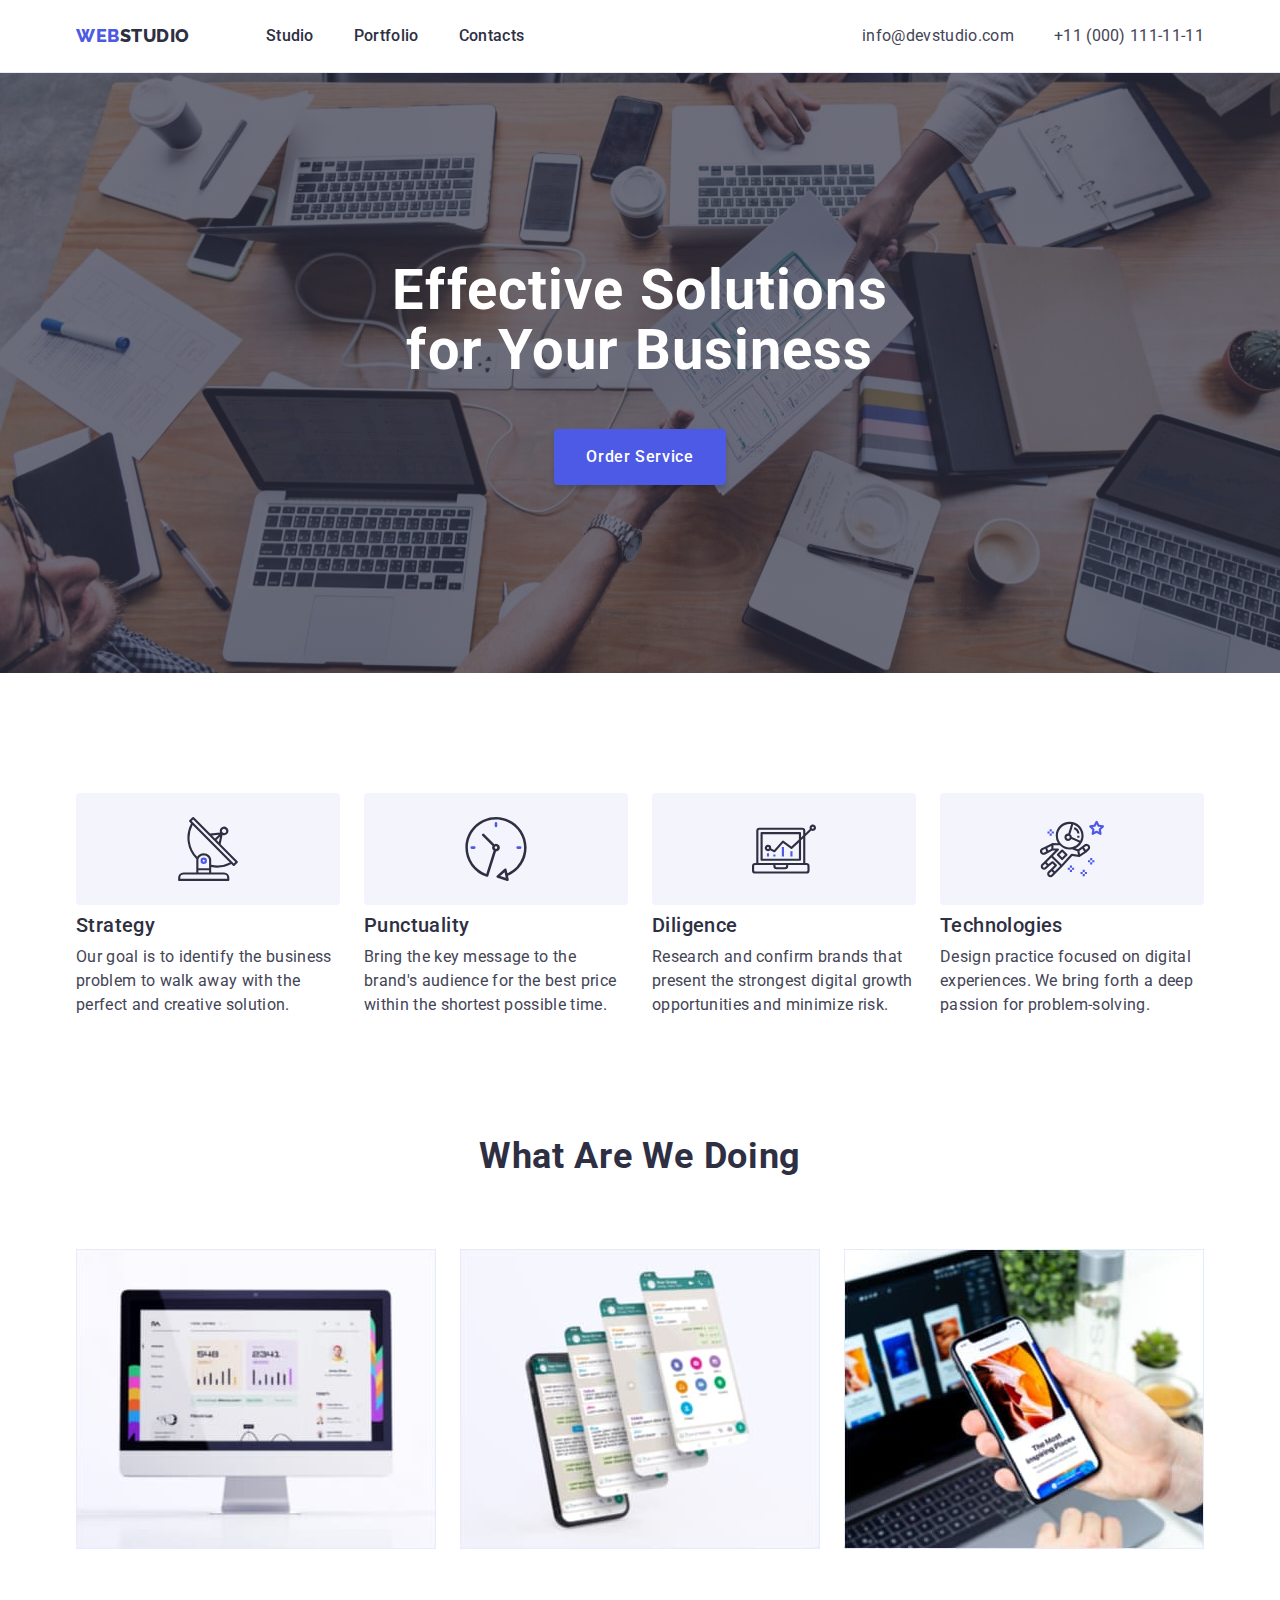
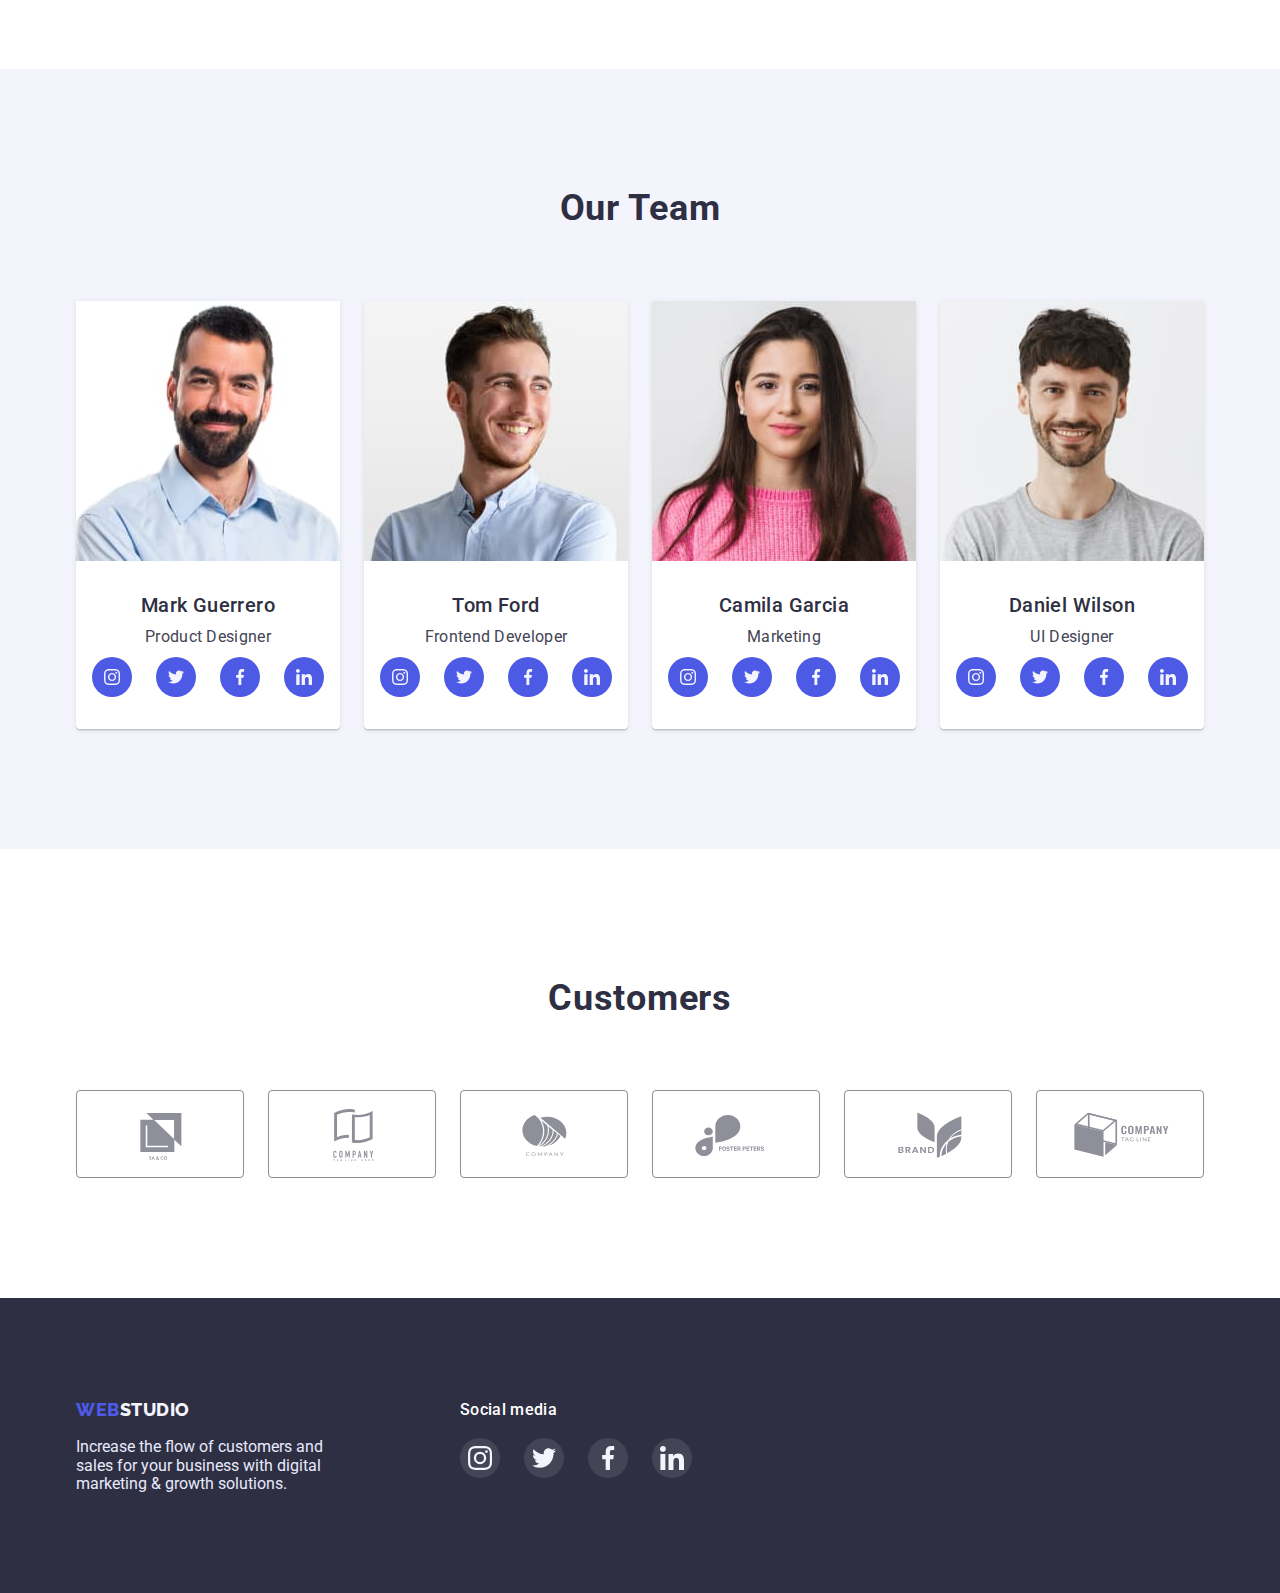
<file: index.html>
<!DOCTYPE html>
<html lang="en">
  <head>
    <meta charset="UTF-8" />
    <meta http-equiv="X-UA-Compatible" content="IE=edge" />
    <meta name="viewport" content="width=device-width, initial-scale=1.0" />
    <title>WebStudio</title>
    <link rel="preconnect" href="https://fonts.googleapis.com" />
    <link rel="preconnect" href="https://fonts.gstatic.com" crossorigin />
    <link
      href="https://fonts.googleapis.com/css2?family=Raleway:wght@800&family=Roboto:wght@400;500;700;900&display=swap"
      rel="stylesheet"
    />
    <link
      rel="stylesheet"
      href="https://cdnjs.cloudflare.com/ajax/libs/modern-normalize/1.1.0/modern-normalize.css"
    />
    <link rel="stylesheet" href="./css/styles.css" />
  </head>
  <body>
    <header class="header-view">
      <div class="container">
        <div class="header-container">
          <a href="./index.html" class="logo-header">WEB<span>STUDIO</span></a>
          <nav class="header-nav">
            <ul class="header-menu">
              <li><a class="header-links" href="./index.html">Studio</a></li>
              <li>
                <a class="header-links" href="./portfolio.html">Portfolio</a>
              </li>
              <li><a class="header-links" href="">Contacts</a></li>
            </ul>
          </nav>
          <address>
            <ul class="address">
              <li>
                <a class="header-contacts" href="mailto:info@devstudio.com"
                  >info@devstudio.com</a
                >
              </li>
              <li>
                <a class="header-contacts" href="tel:+110001111111"
                  >+11 (000) 111-11-11</a
                >
              </li>
            </ul>
          </address>
        </div>
      </div>
    </header>
    <main>
      <section class="hero-section">
        <div class="container">
          <h1 class="hero-title">Effective Solutions for Your Business</h1>
          <button class="hero-button" type="button">Order Service</button>
        </div>
      </section>
      <section class="second-section">
        <div class="container">
          <h2 class="visually-hidden">pr</h2>
          <ul class="flex-section">
            <li class="secondsection-calc">
              <div class="secondsection-icons">
                <svg width="64px" height="64px">
                  <use href="./images/sprite.svg#icon-antenna"></use>
                </svg>
              </div>
              <h3 class="head-three">Strategy</h3>
              <p class="description">
                Our goal is to identify the business problem to walk away with
                the perfect and creative solution.
              </p>
            </li>
            <li class="secondsection-calc">
              <div class="secondsection-icons">
                <svg width="64px" height="64px">
                  <use href="./images/sprite.svg#icon-clock"></use>
                </svg>
              </div>
              <h3 class="head-three">Punctuality</h3>
              <p class="description">
                Bring the key message to the brand's audience for the best price
                within the shortest possible time.
              </p>
            </li>
            <li class="secondsection-calc">
              <div class="secondsection-icons">
                <svg width="64px" height="64px">
                  <use href="./images/sprite.svg#icon-diagram"></use>
                </svg>
              </div>
              <h3 class="head-three">Diligence</h3>
              <p class="description">
                Research and confirm brands that present the strongest digital
                growth opportunities and minimize risk.
              </p>
            </li>
            <li class="secondsection-calc">
              <div class="secondsection-icons">
                <svg width="64px" height="64px">
                  <use href="./images/sprite.svg#icon-astronaut"></use>
                </svg>
              </div>
              <h3 class="head-three">Technologies</h3>
              <p class="description">
                Design practice focused on digital experiences. We bring forth a
                deep passion for problem-solving.
              </p>
            </li>
          </ul>
        </div>
      </section>
      <section class="whatarewedoing-section">
        <div class="container">
          <h2 class="head-two">What are we doing</h2>
          <ul class="thirdsection-flex">
            <li class="presentation">
              <img
                class="image"
                src="./images/display.jpg"
                alt="display"
                width="360"
              />
            </li>
            <li class="presentation">
              <img
                class="image"
                src="./images/screens.jpg"
                alt="screens from phone"
                width="360"
              />
            </li>
            <li class="presentation">
              <img
                class="image"
                src="./images/screen-in-hand.jpg"
                alt="phone in hand"
                width="360"
              />
            </li>
          </ul>
        </div>
      </section>
      <section class="our-team">
        <div class="container">
          <h2 class="head-two">Our Team</h2>
          <ul class="flex-section">
            <li class="command-members">
              <img
                class="image"
                src="./images/mark.jpg"
                alt="Mark"
                width="264"
              />
              <div class="description-padding">
                <h3 class="head-three">Mark Guerrero</h3>
                <p class="description">Product Designer</p>
                <ul class="sociallinks">
                  <li class="members-sociallinks">
                    <a href class="social-list-link">
                      <svg width="16px" height="16px">
                        <use href="./images/sprite.svg#icon-instagram"></use>
                      </svg>
                    </a>
                  </li>
                  <li class="members-sociallinks">
                    <a href class="social-list-link">
                      <svg width="16px" height="16px">
                        <use href="./images/sprite.svg#icon-twitter"></use>
                      </svg>
                    </a>
                  </li>
                  <li class="members-sociallinks">
                    <a href class="social-list-link">
                      <svg width="16px" height="16px">
                        <use href="./images/sprite.svg#icon-facebook"></use>
                      </svg>
                    </a>
                  </li>
                  <li class="members-sociallinks">
                    <a href class="social-list-link">
                      <svg width="16px" height="16px">
                        <use href="./images/sprite.svg#icon-linkedin"></use>
                      </svg>
                    </a>
                  </li>
                </ul>
              </div>
            </li>
            <li class="command-members">
              <img class="image" src="./images/tom.jpg" alt="Tom" width="264" />
              <div class="description-padding">
                <h3 class="head-three">Tom Ford</h3>
                <p class="description">Frontend Developer</p>
                <ul class="sociallinks">
                  <li class="members-sociallinks">
                    <a href class="social-list-link">
                      <svg width="16px" height="16px">
                        <use href="./images/sprite.svg#icon-instagram"></use>
                      </svg>
                    </a>
                  </li>
                  <li class="members-sociallinks">
                    <a href class="social-list-link">
                      <svg width="16px" height="16px">
                        <use href="./images/sprite.svg#icon-twitter"></use>
                      </svg>
                    </a>
                  </li>
                  <li class="members-sociallinks">
                    <a href class="social-list-link">
                      <svg width="16px" height="16px">
                        <use href="./images/sprite.svg#icon-facebook"></use>
                      </svg>
                    </a>
                  </li>
                  <li class="members-sociallinks">
                    <a href class="social-list-link">
                      <svg width="16px" height="16px">
                        <use href="./images/sprite.svg#icon-linkedin"></use>
                      </svg>
                    </a>
                  </li>
                </ul>
              </div>
            </li>
            <li class="command-members">
              <img
                class="image"
                src="./images/camila.jpg"
                alt="Camila"
                width="264"
              />
              <div class="description-padding">
                <h3 class="head-three">Camila Garcia</h3>
                <p class="description">Marketing</p>
                <ul class="sociallinks">
                  <li class="members-sociallinks">
                    <a href class="social-list-link">
                      <svg width="16px" height="16px">
                        <use href="./images/sprite.svg#icon-instagram"></use>
                      </svg>
                    </a>
                  </li>
                  <li class="members-sociallinks">
                    <a href class="social-list-link">
                      <svg width="16px" height="16px">
                        <use href="./images/sprite.svg#icon-twitter"></use>
                      </svg>
                    </a>
                  </li>
                  <li class="members-sociallinks">
                    <a href class="social-list-link">
                      <svg width="16px" height="16px">
                        <use href="./images/sprite.svg#icon-facebook"></use>
                      </svg>
                    </a>
                  </li>
                  <li class="members-sociallinks">
                    <a href class="social-list-link">
                      <svg width="16px" height="16px">
                        <use href="./images/sprite.svg#icon-linkedin"></use>
                      </svg>
                    </a>
                  </li>
                </ul>
              </div>
            </li>
            <li class="command-members">
              <img
                class="image"
                src="./images/daniel.jpg"
                alt="Daniel"
                width="264"
              />
              <div class="description-padding">
                <h3 class="head-three">Daniel Wilson</h3>
                <p class="description">UI Designer</p>
                <ul class="sociallinks">
                  <li class="members-sociallinks">
                    <a href class="social-list-link">
                      <svg width="16px" height="16px">
                        <use href="./images/sprite.svg#icon-instagram"></use>
                      </svg>
                    </a>
                  </li>
                  <li class="members-sociallinks">
                    <a href class="social-list-link">
                      <svg width="16px" height="16px">
                        <use href="./images/sprite.svg#icon-twitter"></use>
                      </svg>
                    </a>
                  </li>
                  <li class="members-sociallinks">
                    <a href class="social-list-link">
                      <svg width="16px" height="16px">
                        <use href="./images/sprite.svg#icon-facebook"></use>
                      </svg>
                    </a>
                  </li>
                  <li class="members-sociallinks">
                    <a href class="social-list-link">
                      <svg width="16px" height="16px">
                        <use href="./images/sprite.svg#icon-linkedin"></use>
                      </svg>
                    </a>
                  </li>
                </ul>
              </div>
            </li>
          </ul>
        </div>
      </section>
      <section class="customers">
        <div class="container">
          <h2 class="customers-text">Customers</h2>
          <ul class="customers-container">
            <li class="customers-logo">
              <a href class="customers-links">
                <svg width="104px" height="56px">
                  <use href="./images/sprite.svg#icon-Logo-yaco"></use>
                </svg>
              </a>
            </li>
            <li class="customers-logo">
              <a href class="customers-links">
                <svg width="104px" height="56px">
                  <use href="./images/sprite.svg#icon-Logo-company"></use>
                </svg>
              </a>
            </li>
            <li class="customers-logo">
              <a href class="customers-links">
                <svg width="104px" height="56px">
                  <use href="./images/sprite.svg#icon-Logo-third"></use>
                </svg>
              </a>
            </li>
            <li class="customers-logo">
              <a href class="customers-links">
                <svg width="104px" height="56px">
                  <use href="./images/sprite.svg#icon-Logo-foster"></use>
                </svg>
              </a>
            </li>
            <li class="customers-logo">
              <a href class="customers-links">
                <svg width="104px" height="56px">
                  <use href="./images/sprite.svg#icon-Logo-brand"></use>
                </svg>
              </a>
            </li>
            <li class="customers-logo">
              <a href class="customers-links">
                <svg width="104px" height="56px">
                  <use href="./images/sprite.svg#icon-Logo-tagline"></use>
                </svg>
              </a>
            </li>
          </ul>
        </div>
      </section>
    </main>
    <footer class="footer-background">
      <div class="container fuck">
        <div class="container-logo">
          <a href="./index.html" class="logo-footer">WEB<span>STUDIO</span></a>
          <p class="footer-description">
            Increase the flow of customers and sales for your business with
            digital marketing & growth solutions.
          </p>
        </div>
        <div class="container-socials">
          <p class="social-media">Social media</p>
          <ul class="social-footer">
            <li class="members-sociallinks">
              <a href class="sociallinks-footer">
                <svg width="24px" height="24px">
                  <use href="./images/sprite.svg#icon-instagram"></use>
                </svg>
              </a>
            </li>
            <li class="members-sociallinks">
              <a href class="sociallinks-footer">
                <svg width="24px" height="24px">
                  <use href="./images/sprite.svg#icon-twitter"></use>
                </svg>
              </a>
            </li>
            <li class="members-sociallinks">
              <a href class="sociallinks-footer">
                <svg width="24px" height="24px">
                  <use href="./images/sprite.svg#icon-facebook"></use>
                </svg>
              </a>
            </li>
            <li class="members-sociallinks">
              <a href class="sociallinks-footer">
                <svg width="24px" height="24px">
                  <use href="./images/sprite.svg#icon-linkedin"></use>
                </svg>
              </a>
            </li>
          </ul>
        </div>
      </div>
    </footer>
  </body>
</html>
</file>
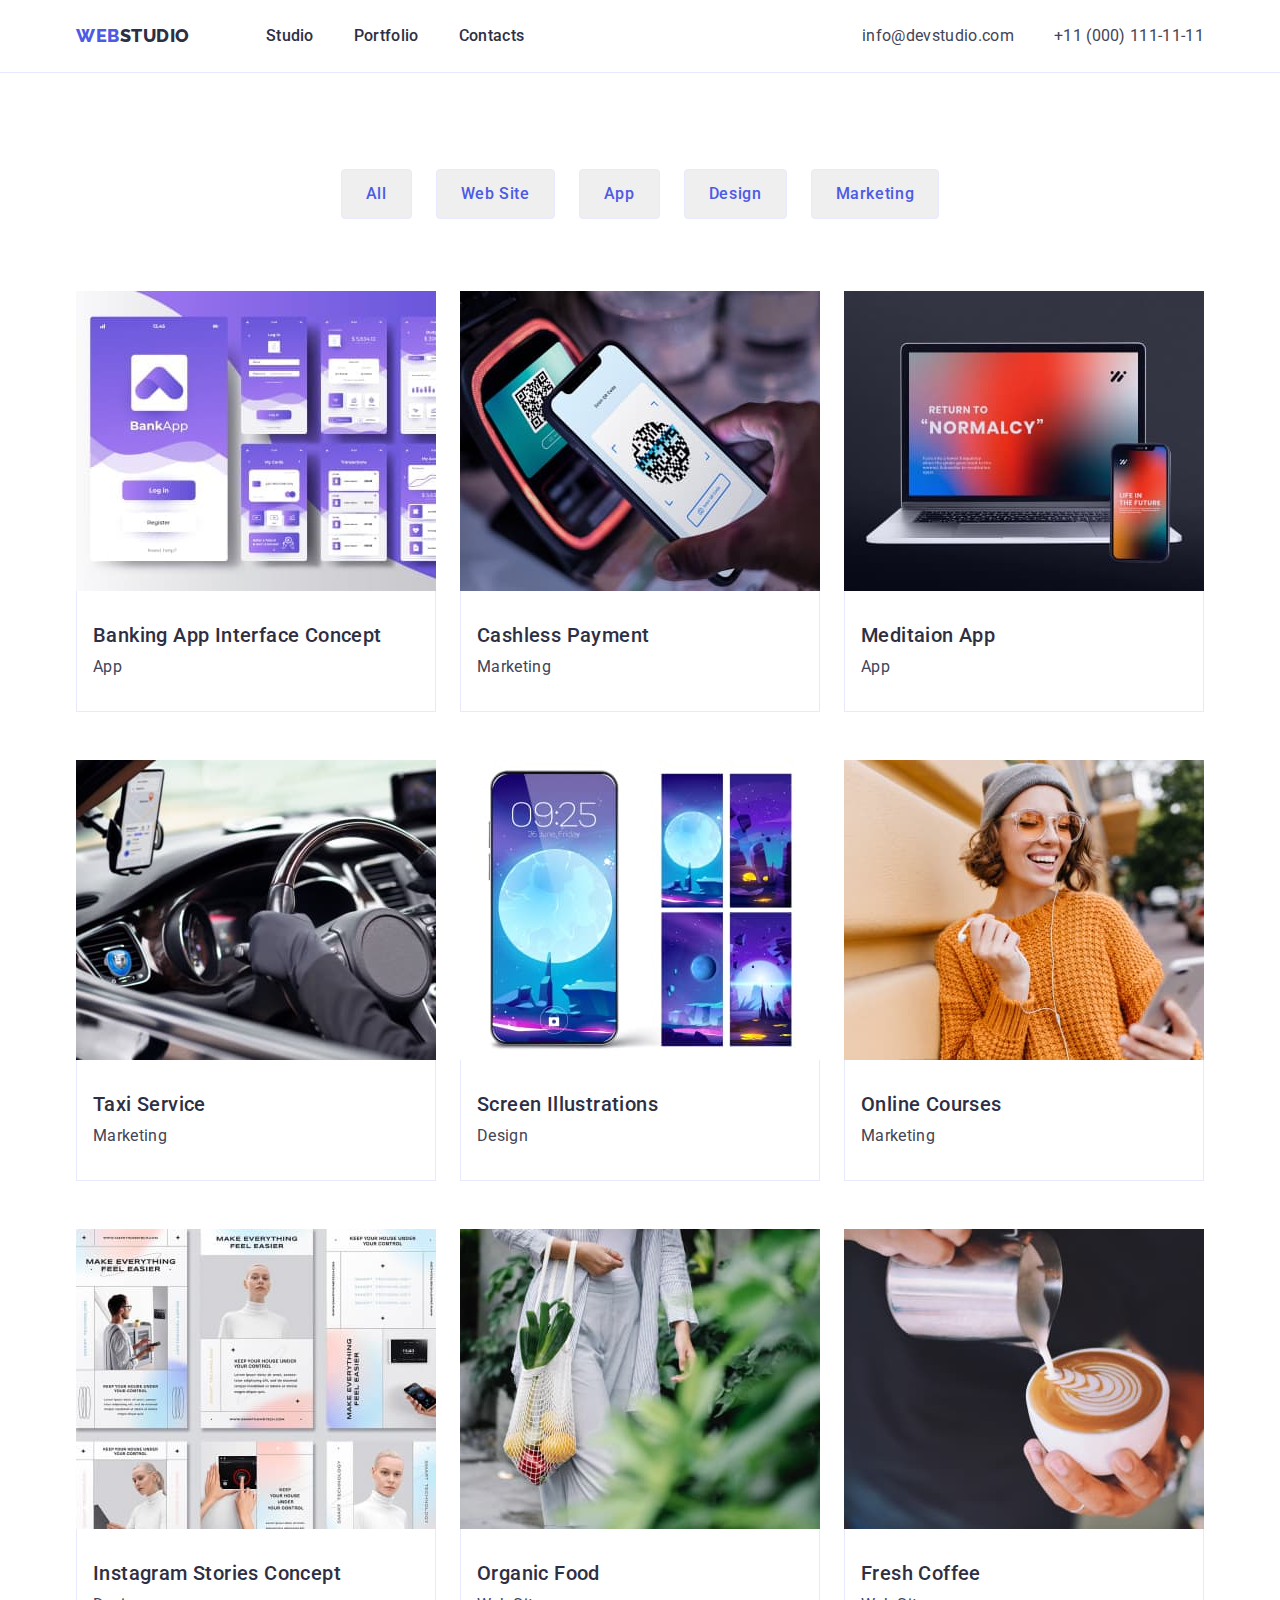
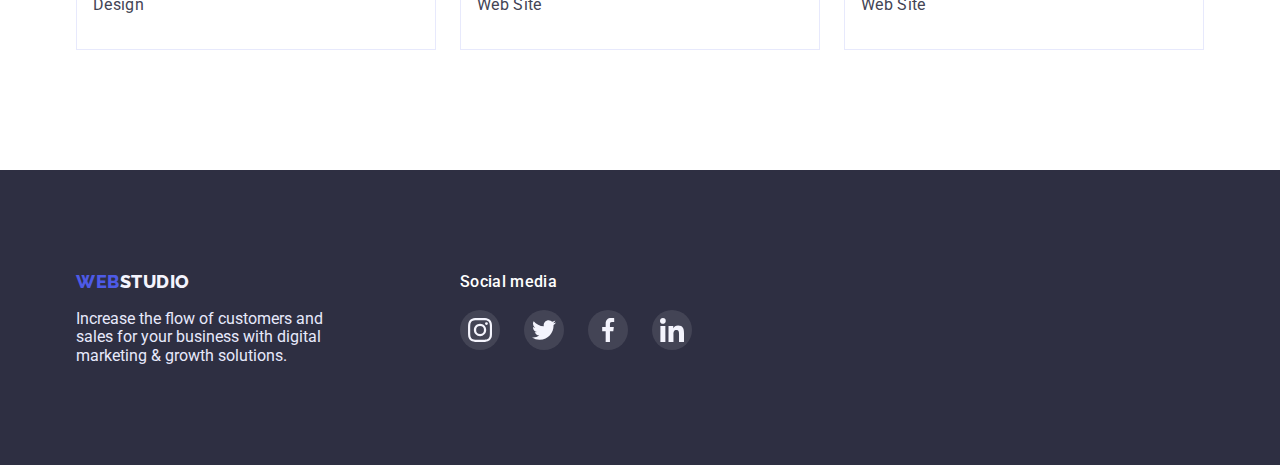
<file: portfolio.html>
<!DOCTYPE html>
<html lang="en">
  <head>
    <meta charset="UTF-8" />
    <meta http-equiv="X-UA-Compatible" content="IE=edge" />
    <meta name="viewport" content="width=device-width, initial-scale=1.0" />
    <title>Portfolio</title>
    <link rel="preconnect" href="https://fonts.googleapis.com" />
    <link rel="preconnect" href="https://fonts.gstatic.com" crossorigin />
    <link
      href="https://fonts.googleapis.com/css2?family=Raleway:wght@800&family=Roboto:wght@400;500;700;900&display=swap"
      rel="stylesheet"
    />
    <link
      rel="stylesheet"
      href="https://cdnjs.cloudflare.com/ajax/libs/modern-normalize/1.1.0/modern-normalize.css"
    />
    <link rel="stylesheet" href="./css/styles.css" />
  </head>
  <body>
    <header class="header-view">
      <div class="container">
        <div class="header-container">
          <a href="./index.html" class="logo-header">WEB<span>STUDIO</span></a>
          <nav class="header-nav">
            <ul class="header-menu">
              <li><a class="header-links" href="./index.html">Studio</a></li>
              <li><a class="header-links" href="">Portfolio</a></li>
              <li><a class="header-links" href="">Contacts</a></li>
            </ul>
          </nav>
          <address>
            <ul class="address">
              <li>
                <a class="header-contacts" href="mailto:info@devstudio.com"
                  >info@devstudio.com</a
                >
              </li>
              <li>
                <a class="header-contacts" href="tel:+110001111111"
                  >+11 (000) 111-11-11</a
                >
              </li>
            </ul>
          </address>
        </div>
      </div>
    </header>
    <main>
      <section class="portfolio-section">
        <div class="container">
          <ul class="works-flex">
            <li><button class="works" type="button">All</button></li>
            <li><button class="works" type="button">Web Site</button></li>
            <li><button class="works" type="button">App</button></li>
            <li><button class="works" type="button">Design</button></li>
            <li><button class="works" type="button">Marketing</button></li>
          </ul>
          <ul class="flex-section portfolio-flex">
            <li class="portfolio-present">
              <a href class="portfolio-links">
                <img
                  class="image"
                  src="./images/banking-app.jpg"
                  alt="banking-app"
                  width="360"
                  height="300"
                />
                <div class="portfolio-description">
                  <h3 class="head-three">Banking App Interface Concept</h3>
                  <p class="description">App</p>
                </div>
              </a>
            </li>
            <li class="portfolio-present">
              <a href class="portfolio-links">
                <img
                  class="image"
                  src="./images/cashless-payment.jpg"
                  alt="cashless-payment"
                  width="360"
                  height="300"
                />
                <div class="portfolio-description">
                  <h3 class="head-three">Cashless Payment</h3>
                  <p class="description">Marketing</p>
                </div>
              </a>
            </li>
            <li class="portfolio-present">
              <a href class="portfolio-links">
                <img
                  class="image"
                  src="./images/meditation-app.jpg"
                  alt="meditation-app"
                  width="360"
                  height="300"
                />
                <div class="portfolio-description">
                  <h3 class="head-three">Meditaion App</h3>
                  <p class="description">App</p>
                </div>
              </a>
            </li>
            <li class="portfolio-present">
              <a href class="portfolio-links">
                <img
                  class="image"
                  src="./images/taxi-services.jpg"
                  alt="taxi-services"
                  width="360"
                  height="300"
                />
                <div class="portfolio-description">
                  <h3 class="head-three">Taxi Service</h3>
                  <p class="description">Marketing</p>
                </div>
              </a>
            </li>
            <li class="portfolio-present">
              <a href class="portfolio-links">
                <img
                  class="image"
                  src="./images/screen-illusion.jpg"
                  alt="screen-illustration"
                  width="360"
                  height="300"
                />
                <div class="portfolio-description">
                  <h3 class="head-three">Screen Illustrations</h3>
                  <p class="description">Design</p>
                </div>
              </a>
            </li>
            <li class="portfolio-present">
              <a href class="portfolio-links">
                <img
                  class="image"
                  src="./images/online-cources.jpg"
                  alt="online-cources"
                  width="360"
                  height="300"
                />
                <div class="portfolio-description">
                  <h3 class="head-three">Online Courses</h3>
                  <p class="description">Marketing</p>
                </div>
              </a>
            </li>
            <li class="portfolio-present">
              <a href class="portfolio-links">
                <img
                  class="image"
                  src="./images/instagram-concept.jpg"
                  alt="instagram-concept"
                  width="360"
                  height="300"
                />
                <div class="portfolio-description">
                  <h3 class="head-three">Instagram Stories Concept</h3>
                  <p class="description">Design</p>
                </div>
              </a>
            </li>
            <li class="portfolio-present">
              <a href class="portfolio-links">
                <img
                  class="image"
                  src="./images/organic-food.jpg"
                  alt="organic-food"
                  width="360"
                  height="300"
                />
                <div class="portfolio-description">
                  <h3 class="head-three">Organic Food</h3>
                  <p class="description">Web Site</p>
                </div>
              </a>
            </li>
            <li class="portfolio-present">
              <a href class="portfolio-links">
                <img
                  class="image"
                  src="./images/fresh-coffee.jpg"
                  alt="fresh-coffee"
                  width="360"
                  height="300"
                />
                <div class="portfolio-description">
                  <h3 class="head-three">Fresh Coffee</h3>
                  <p class="description">Web Site</p>
                </div>
              </a>
            </li>
          </ul>
        </div>
      </section>
    </main>
    <footer class="footer-background">
      <div class="container fuck">
        <div class="container-logo">
          <a href="./index.html" class="logo-footer">WEB<span>STUDIO</span></a>
          <p class="footer-description">
            Increase the flow of customers and sales for your business with
            digital marketing & growth solutions.
          </p>
        </div>
        <div class="container-socials">
          <p class="social-media">Social media</p>
          <ul class="social-footer">
            <li class="members-sociallinks">
              <a href class="sociallinks-footer">
                <svg width="24px" height="24px">
                  <use href="./images/sprite.svg#icon-instagram"></use>
                </svg>
              </a>
            </li>
            <li class="members-sociallinks">
              <a href class="sociallinks-footer">
                <svg width="24px" height="24px">
                  <use href="./images/sprite.svg#icon-twitter"></use>
                </svg>
              </a>
            </li>
            <li class="members-sociallinks">
              <a href class="sociallinks-footer">
                <svg width="24px" height="24px">
                  <use href="./images/sprite.svg#icon-facebook"></use>
                </svg>
              </a>
            </li>
            <li class="members-sociallinks">
              <a href class="sociallinks-footer">
                <svg width="24px" height="24px">
                  <use href="./images/sprite.svg#icon-linkedin"></use>
                </svg>
              </a>
            </li>
          </ul>
        </div>
      </div>
    </footer>
  </body>
</html>
</file>
<file: css/styles.css>
*
 {
    box-sizing: border-box;
}

body {
    font-family: "Roboto", sans-serif;
    color: #2E2F42;
}

.container {
    max-width: 1158px;
    padding: 0 15px;
    margin: 0 auto;
}

.image {
    display: block;
}



.description-padding {
padding: 32px 0;
}

:root {
    --background-color: #FFFFFF;
    --main-color: #404BBF;
    --logo-button-color: #4D5AE5;
    --border-color: #E7E9FC;
    --dark-theme-color: #2E2F42;
    --paragraph-color: #434455; 
    --hover-button-color: #ffffff;
    --ourteam-background-color: #F4F4FD;
    --customers-color: #8E8F99;
}

ul {
    margin:0;
    padding:0;
    list-style-type: none;
}

p,
h1,
h2,
h3 {
    margin-top: 0;
}


.portfolio-section {
    padding: 96px 0 120px;
}

.header-container {
    display: flex;
    align-items: center;
    
}
.header-nav {
display: flex;
    align-items: center;
    flex-grow: 1;

}  



.header-menu {
    display:block;
    display: flex;
        gap:40px;
}

.header-links {
    display:block;
padding: 24px 0;
}

.header-nav {
margin-left: 76px;
}

.address {
    display: flex; 
    gap:40px;
    font-style: normal;
}

.header-view {
    background-color: var(--background-color);
    border-bottom: 1px solid var(--border-color);
    border-bottom: 1px solid #E7E9FC;
}

.logo-header {
    color: var(--logo-button-color);
    text-decoration: none;
    font-family: 'Raleway', sans-serif;
    font-weight: 800;
    font-size: 18px;
    line-height: 1.33;
    letter-spacing: 0.03em;
}
.logo-header span {
    color: var(--dark-theme-color);
}

.logo-footer {
    color: var(--logo-button-color);
    text-decoration: none;
    font-family: 'Raleway', sans-serif;
    font-weight: 800;
    font-size: 18px;
    line-height: 1.33;
    letter-spacing: 0.03em;
}

.logo-footer span {
    color: var(--ourteam-background-color);
    font-family: 'Raleway', sans-serif;
}

.header-links {
    color: var(--dark-theme-color);
    text-decoration: none;
    font-weight: 500;
    line-height: 1.5;
    letter-spacing: 0.02em;
}

.header-links:hover,
.header-links:focus {
    color: var(--main-color);
}

.header-contacts {
    color: var(--paragraph-color);
    text-decoration: none;
    line-height: 1.5;
    letter-spacing: 0.02em;
}

.header-contacts:hover,
.header-contacts:focus {
    color: var(--main-color);
}

.hero-section {
    background-color: var(--dark-theme-color);
    padding-bottom: 188px;
    padding-top: 188px;
    background-image: linear-gradient(rgba(46, 47, 66, 0.7),rgba(46, 47, 66, 0.7)), url("../images/people-office.jpg");
    max-width: 1440px;
    margin-left:auto;
    margin-right:auto;
}

.hero-title {
    font-size: 56px;
    line-height: 1.07;
    text-align: center;
    letter-spacing: 0.02em;
    color: var(--hover-button-color);
    max-width: 496px;
    margin: 0 auto 48px;
}

.hero-button {
    display:block;
    margin: 0 auto;
    font-family: "Roboto", sans-serif;
    cursor: pointer;
    font-size: 16px;
    line-height: 1.5;
    letter-spacing: 0.04em;
    font-weight: 500;
    color: var(--hover-button-color);
    background: var(--logo-button-color);
    box-shadow: 0px 4px 4px rgba(0, 0, 0, 0.15);
    border-radius: 4px;
    max-width: 174px;
    padding: 16px 32px;
    border: none;

}

.hero-button:hover,
.hero-button:focus {
    color: var(--hover-button-color);
    background-color: var(--main-color);
}

.second-section {
padding-top: 120px;
}

.visually-hidden {
  position: absolute;
  width: 1px;
  height: 1px;
  margin: -1px;
  border: 0;
  padding: 0;
  white-space: nowrap;
  clip-path: inset(100%);
  clip: rect(0 0 0 0);
  overflow: hidden;
  }

.secondsection-calc {
    flex-basis: calc((100% - 3 * 24px) / 4);
}

.secondsection-icons {
    display:flex;
    background-color: var(--ourteam-background-color);
    margin-bottom:8px;
    border-radius: 4px;
    justify-content: center;
        align-items: center;
        height: 112px;
        width: 264px;
}

.flex-section {
display: flex;
gap: 48px 24px;
}

.whatarewedoing-section {
    padding: 120px 0;
}

.thirdsection-flex {
    display:flex;
    gap: 24px;
}

.presentation {
    flex-basis: calc((100% - 2 * 24px) / 3);
}

.head-three {
    font-weight: 500;
    font-size: 20px;
    line-height: 1.2;
    letter-spacing: 0.02em;
    margin-bottom: 8px;
    color: var(--dark-theme-color);
    
}

.our-team .description {
    text-align: center;
}

.head-two {
    font-size: 36px;
    line-height: 1.11;
    text-align: center;
    letter-spacing: 0.02em;
    text-transform: capitalize;
    margin-bottom: 72px;
}

.description {
    line-height: 1.5;
    letter-spacing: 0.02em;
    color: var(--paragraph-color);
    margin-bottom:0;

}


.our-team {
    background-color: var(--ourteam-background-color);
    padding: 120px 0;
}

.command-members {
        background-color: var(--background-color);
        background: #FFFFFF;
            box-shadow: 0px 1px 6px rgba(46, 47, 66, 0.08), 0px 1px 1px rgba(46, 47, 66, 0.16), 0px 2px 1px rgba(46, 47, 66, 0.08);
            border-radius: 0px 0px 4px 4px;
            text-align: center;
            flex-basis: calc((100% - 3 * 24px) / 4);
}

.sociallinks {
    display: flex;
    gap:24px;
    justify-content: center;
    margin-top:8px;
}

.members-sociallinks {
    flex-basis: calc(100% - 3 * 24px) / 4;
}

.social-list-link {
    display: flex;
    width: 40px;
    height: 40px;
    border-radius: 50%;
    background-color: var(--logo-button-color);
    justify-content: center;
    align-items: center;
}

.social-list-link:hover, .social-list-link:focus {
    background-color: var(--main-color);
}

.customers {
    padding-top: 130px;
    padding-bottom: 120px;
    text-align: center;
}

.customers-text {
    font-weight:700;
    font-size: 36px;
    letter-spacing: 0.02em;
    line-height: 1.1;
    margin-bottom: 72px;
}

.customers-container {
    display:flex;
    gap: 24px;
}

.customers-links {
    display: flex;
    width: 168px;
    height: 88px;
    border-radius: 4px;
    border: 1px solid var(--customers-color);
    justify-content: center;
    align-items: center;
    fill: var(--customers-color);
    
}

.customers-links:hover, .customers-links:focus {
    border: 1px solid var(--main-color);
    fill: var(--main-color)
}

.customers-logo {
    flex-basis: calc(100% - 5 * 24px) / 6;
}

.works-flex {
    display: flex;
    justify-content: center;
    gap: 24px;
    margin-bottom: 72px;
}

.works {
    display:block;
    font-family: "Roboto", sans-serif;
    font-size: 16px;
    line-height: 1.5;
    font-weight: 500;
    letter-spacing: 0.04em;
    color: var(--logo-button-color);
    border: 1px solid var(--border-color);
    border-radius: 4px;
    cursor: pointer;
    padding: 12px 24px;
}

.works:hover, .works:focus {
    background-color: var(--main-color);
    color: var(--hover-button-color);
    box-shadow: 0px 3px 1px rgba(0, 0, 0, 0.1), 
    0px 2px 1px rgba(0, 0, 0, 0.08), 
    0px 2px 2px rgba(0, 0, 0, 0.12);
}

.portfolio-flex {
    display: flex;
        flex-wrap: wrap;
}

.portfolio-present {
    flex-basis: calc((100% - 2 * 24px) / 3);
    
}

.portfolio-links {
    display: block;
    text-decoration: none;
}


.portfolio-links:hover, .portfolio-links:focus {
    box-shadow: 0px 1px 6px rgba(46, 47, 66, 0.08), 0px 1px 1px rgba(46, 47, 66, 0.16), 0px 2px 1px rgba(46, 47, 66, 0.08);
}

.portfolio-description {
    padding: 32px 0 32px 16px;
    border-bottom: 1px solid #E7E9FC;
        border-right: 1px solid #E7E9FC;
        border-left: 1px solid #E7E9FC;
}


.footer-background {
    background-color: var(--dark-theme-color);
    padding-top:100px;
    padding-bottom: 100px;
}

.footer-description {
    color: var(--border-color);
    margin-bottom: 0;
    margin-top:16px;
    max-width: 264px;
}

.social-media {
    margin-bottom: 16px;
    font-weight: 500;
    font-size: 16px;
    line-height: 1.5;
    letter-spacing: 0.02em;
    color: var(--hover-button-color)
    
}

.social-footer {
    display: flex;
    gap: 24px;
}

.sociallinks-footer {
    display: flex;
    width: 40px;
    height: 40px;
    border-radius: 50%;
    background-color: rgba(255, 255, 255, 0.1);
    justify-content: center;
    align-items: center;
}

.sociallinks-footer:hover, .sociallinks-footer:focus {
    background-color: #31D0AA;
}

.fuck {
    display: flex;

}

.container-socials:last-child {
    margin-left:120px;
}
</file>
